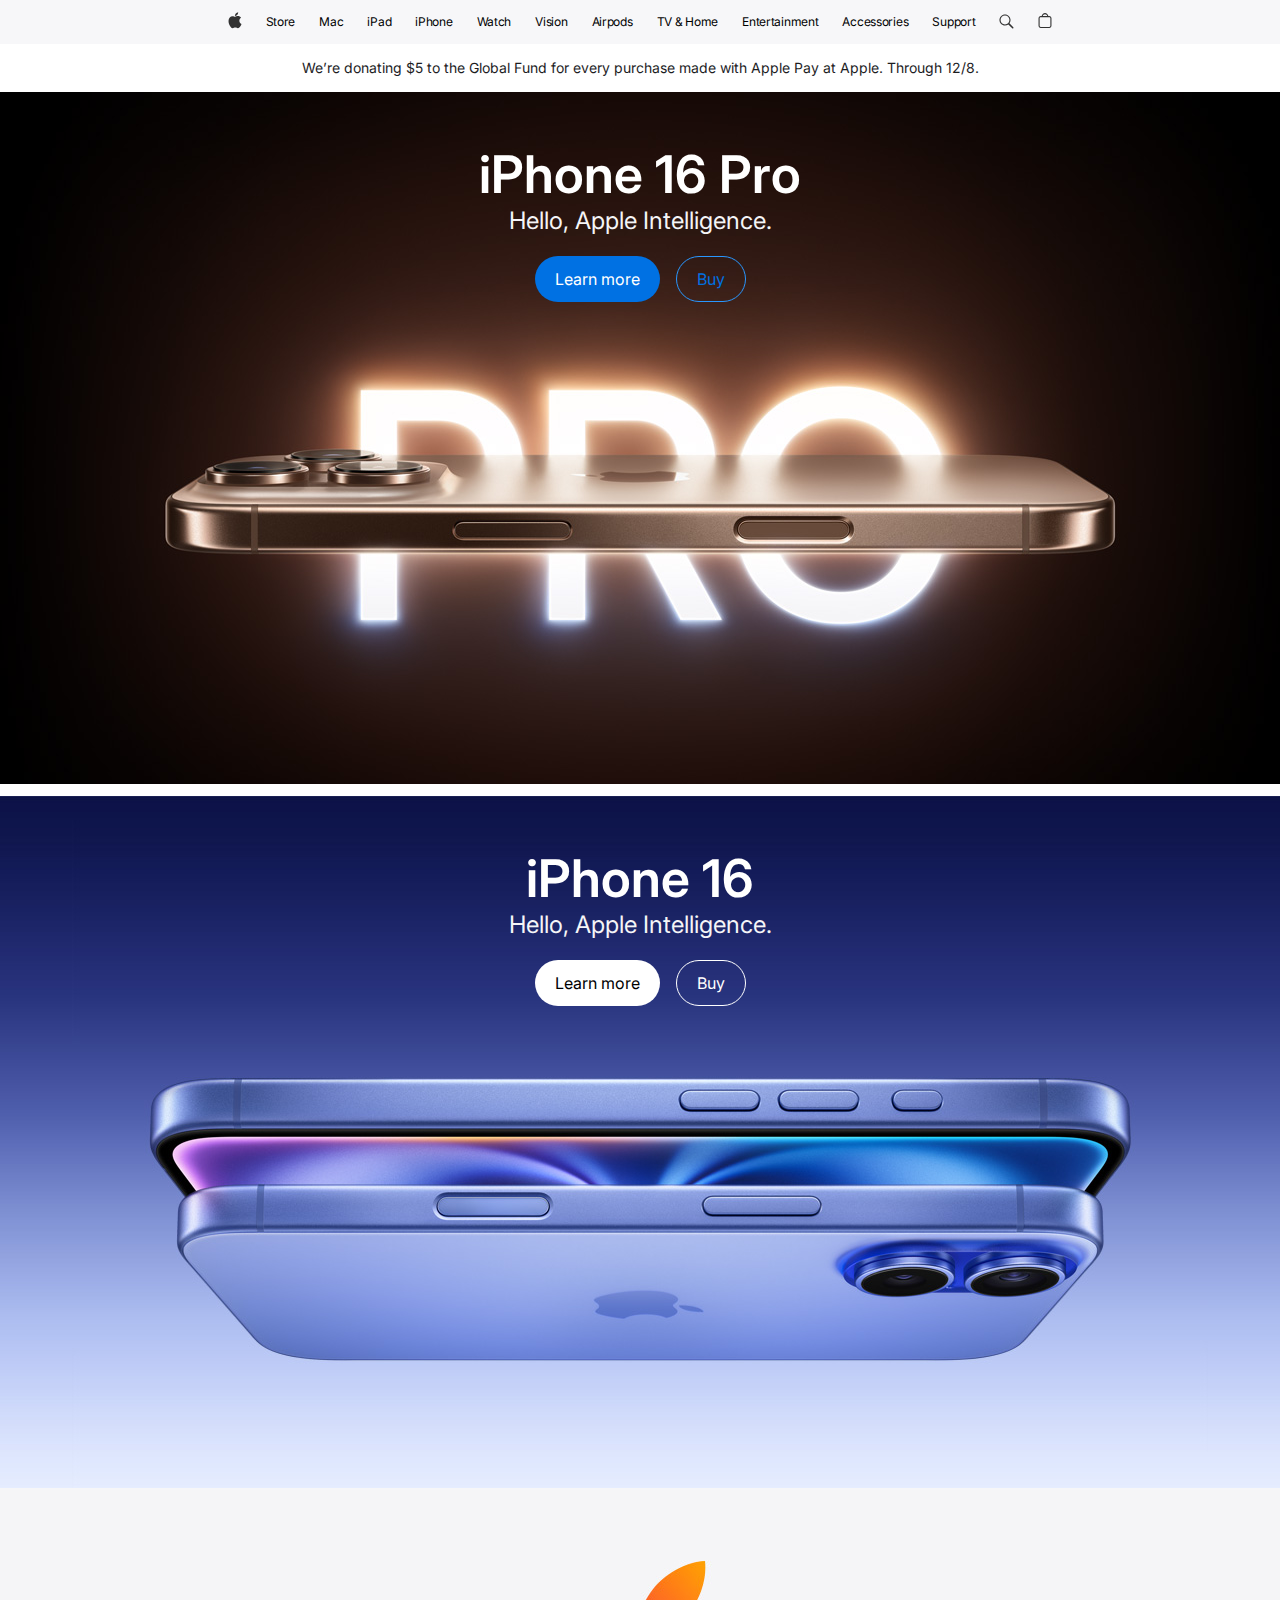
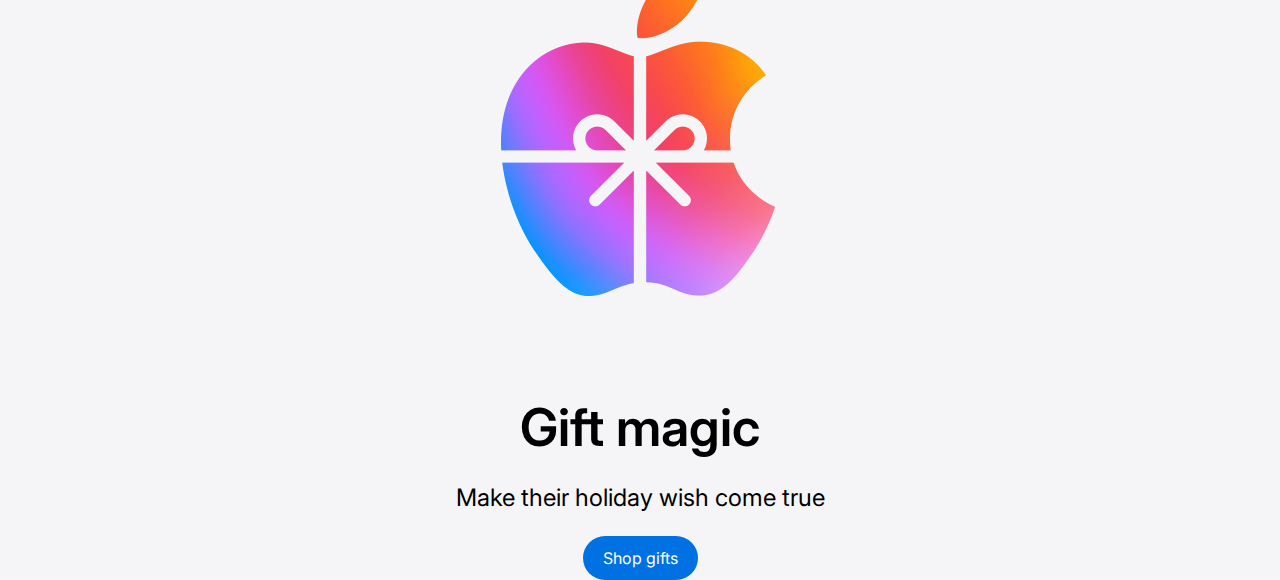
<file: index.html>
<!doctype html>
<html lang="en">
  <head>
    <meta charset="UTF-8" />
    <meta name="viewport" content="width=device-width, initial-scale=1.0" />
    <title>Document</title>
    <link rel="preconnect" href="https://fonts.googleapis.com" />
    <link rel="preconnect" href="https://fonts.gstatic.com" crossorigin />
    <link
      href="https://fonts.googleapis.com/css2?family=Inter:ital,opsz,wght@0,14..32,100..900;1,14..32,100..900&display=swap"
      rel="stylesheet"
    />
    <link rel="stylesheet" href="iphone.css" />
  </head>
  <body>
    <div class="section1">
      <div class="nav">
        <div class="apple"></div>
        <div class="nav-text">
          <p>Store</p>
          <p>Mac</p>
          <p>iPad</p>
          <p>iPhone</p>
          <p>Watch</p>
          <p>Vision</p>
          <p>Airpods</p>
          <p>TV & Home</p>
          <p>Entertainment</p>
          <p>Accessories</p>
          <p>Support</p>
        </div>
        <div class="nav-icons">
          <div class="search-but"></div>
          <div class="shop"></div>
          <div class="line2"></div>
        </div>
      </div>
      <div class="menu-text">
        <p>
          We’re donating $5 to the Global Fund for every purchase made with
          Apple Pay at Apple. Through 12/8.
        </p>
      </div>
      <div class="iphone-pro">
        <div class="img-text">
          <p class="i16">iPhone 16 Pro</p>
          <p class="ai">Hello, Apple Intelligence.</p>
          <div class="learn-buy">
            <div class="learn">Learn more</div>
            <div class="buy">Buy</div>
          </div>
        </div>
      </div>
    </div>
    <div class="section2">
      <div class="img-text low-height">
        <p class="i16">iPhone 16</p>
        <p class="ai">Hello, Apple Intelligence.</p>
        <div class="learn-buy">
          <div class="learn white">Learn more</div>
          <div class="buy white-border">Buy</div>
        </div>
      </div>
    </div>
    <div class="section3">
      <div class="img-text">
        <p class="gift">Gift magic</p>
        <p class="holiday">Make their holiday wish come true</p>
        <div class="learn">Shop gifts</div>
      </div>
    </div>
  </body>
</html>
</file>
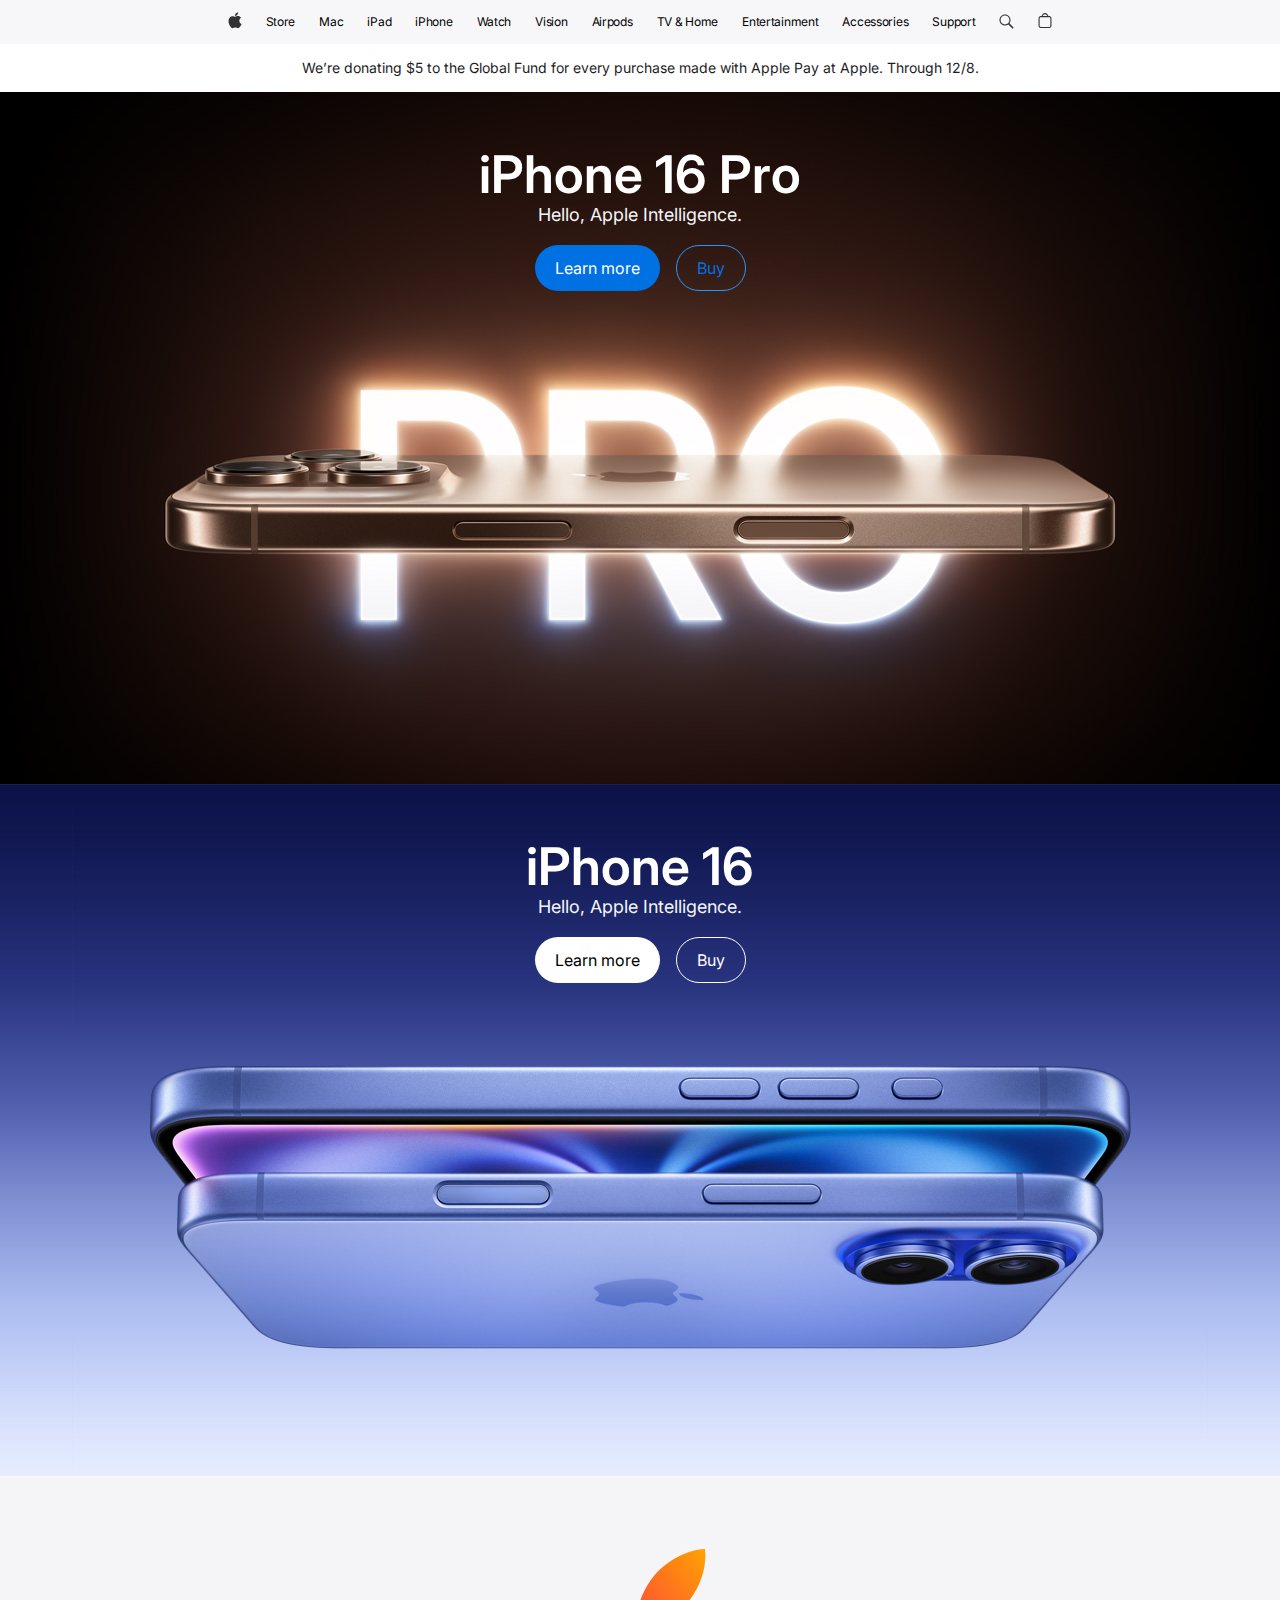
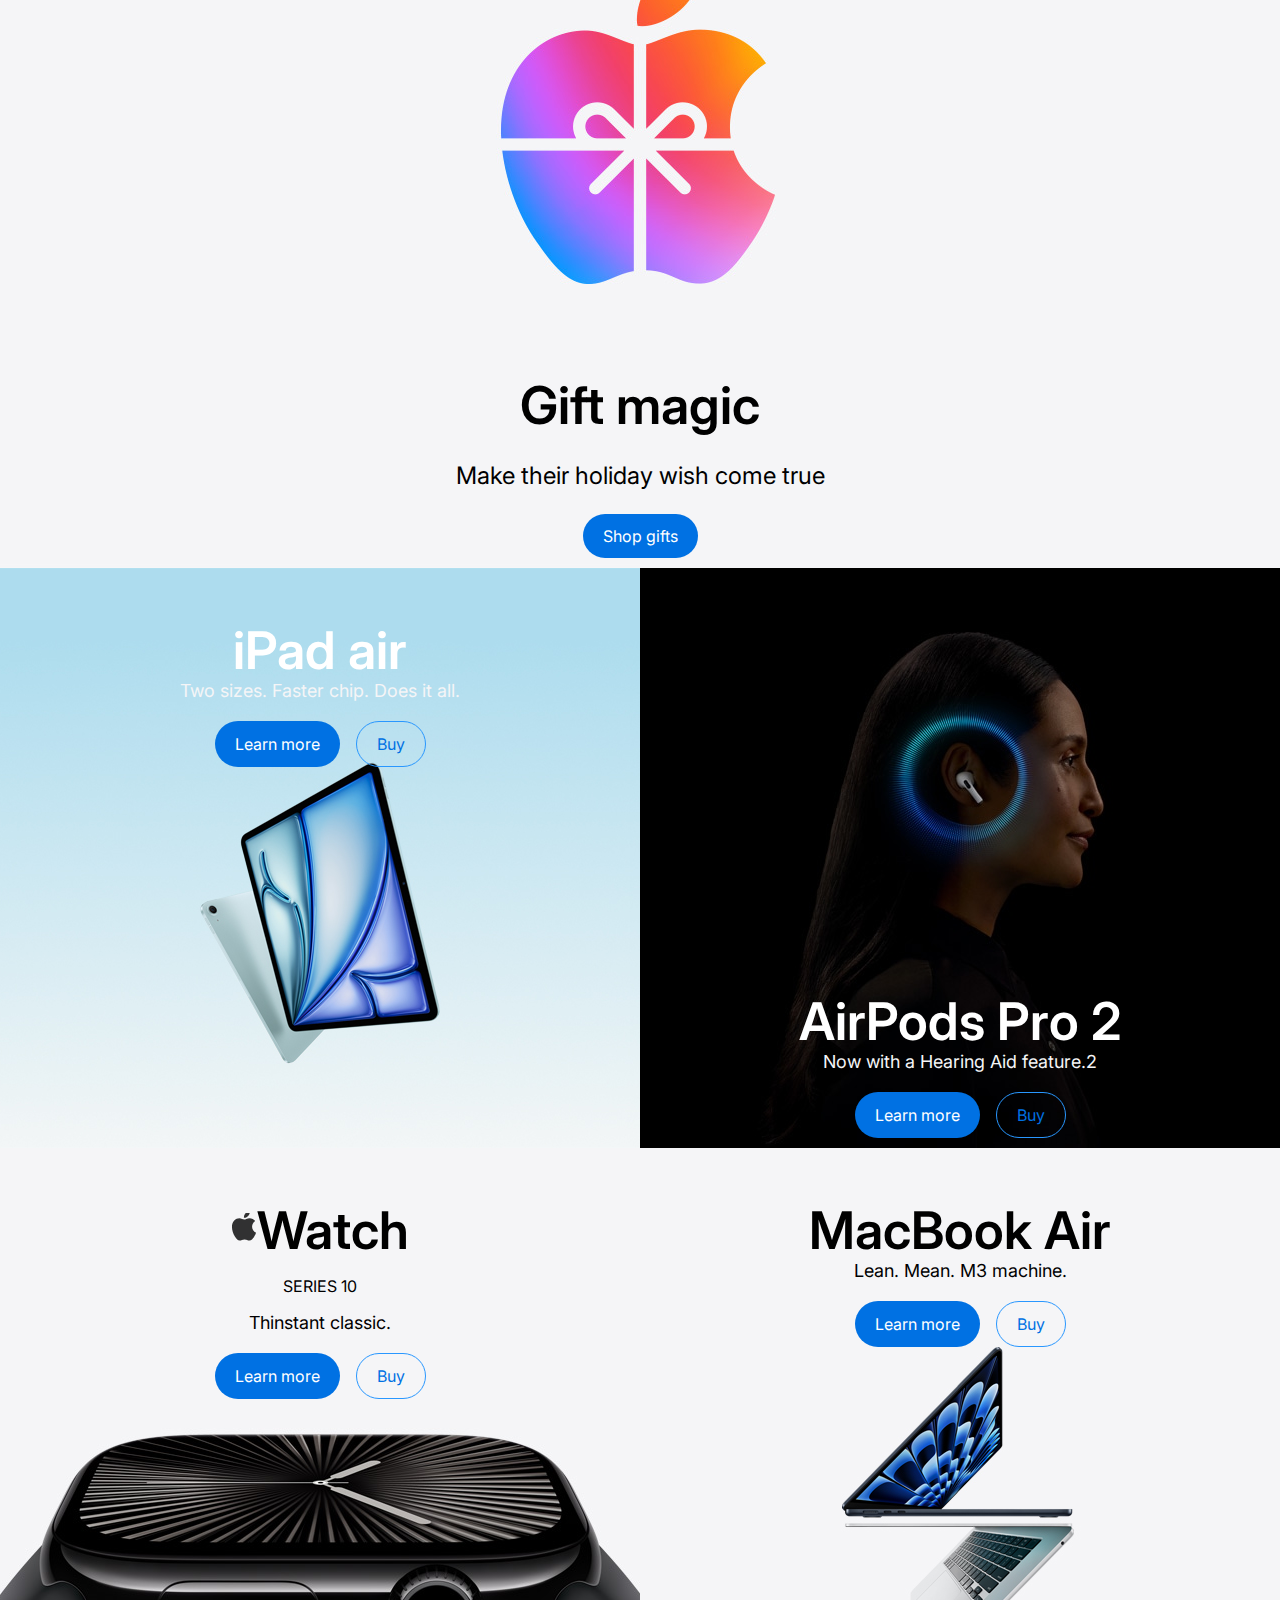
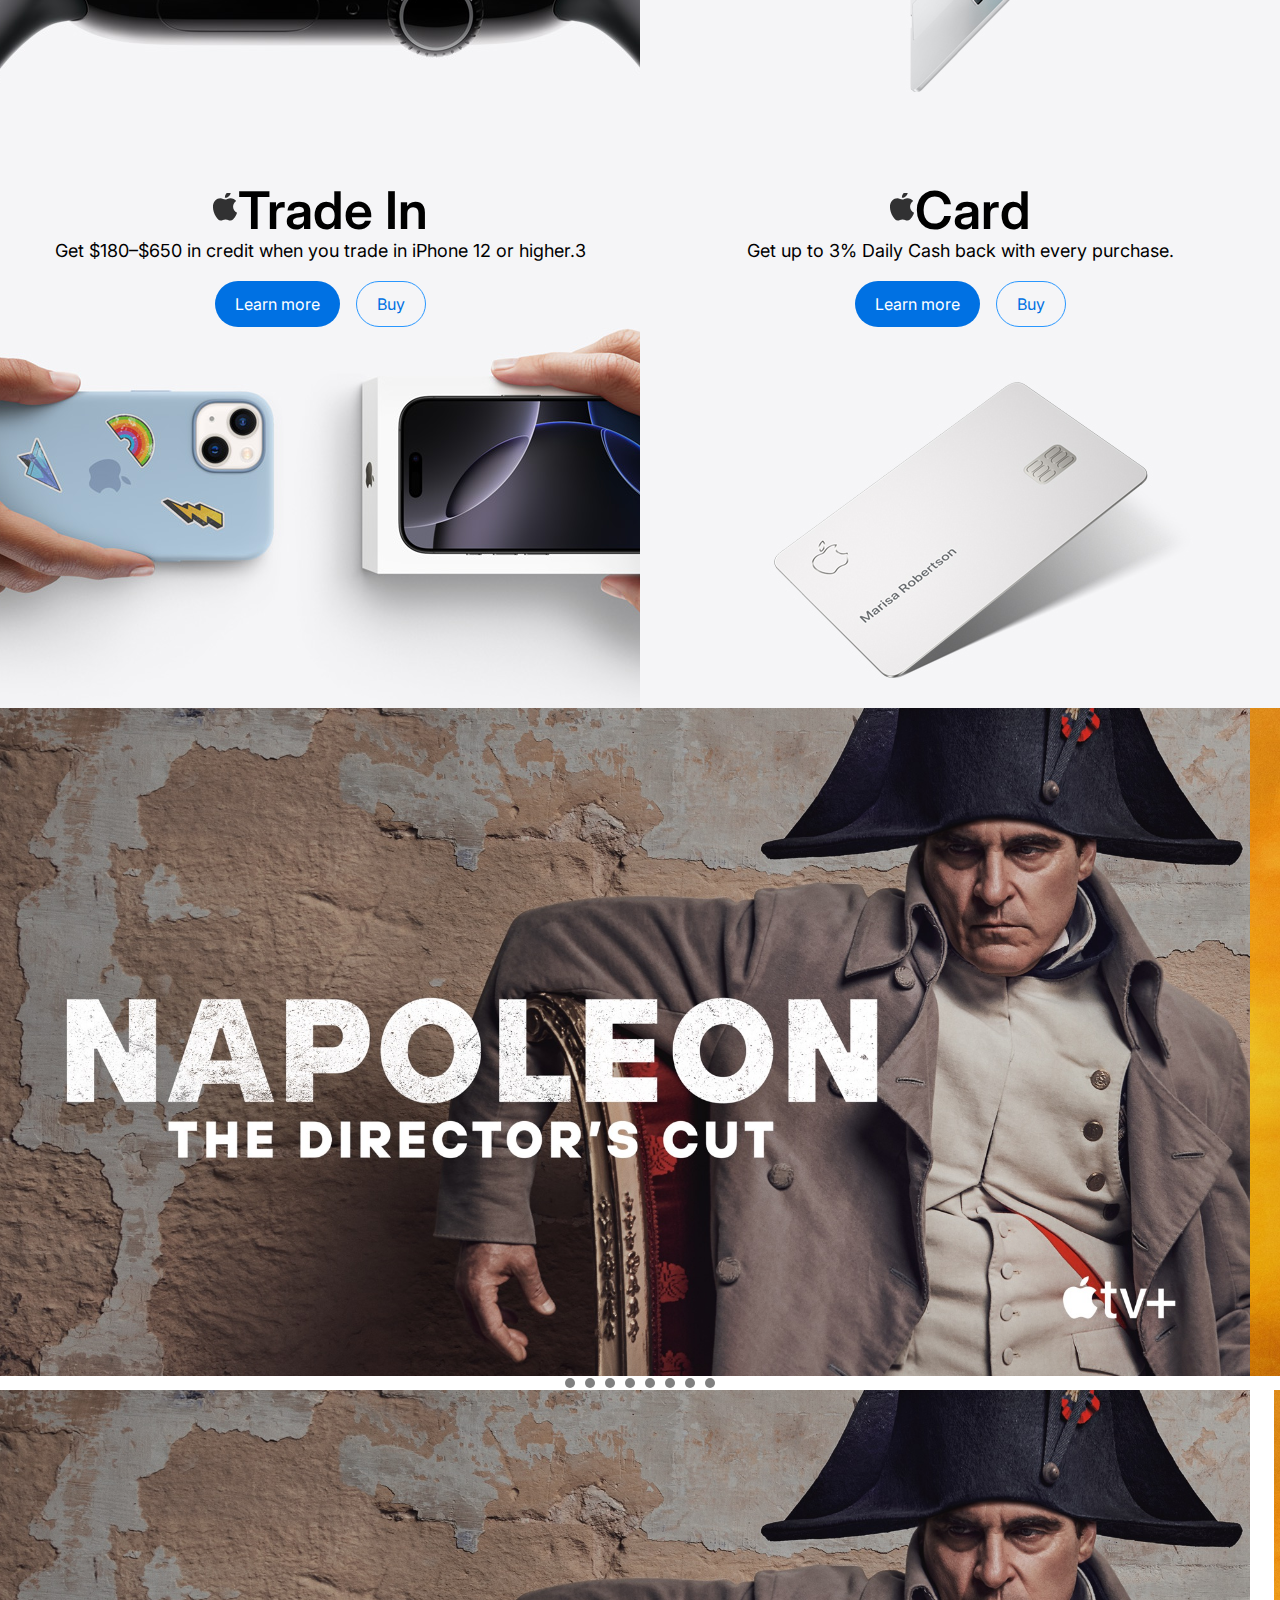
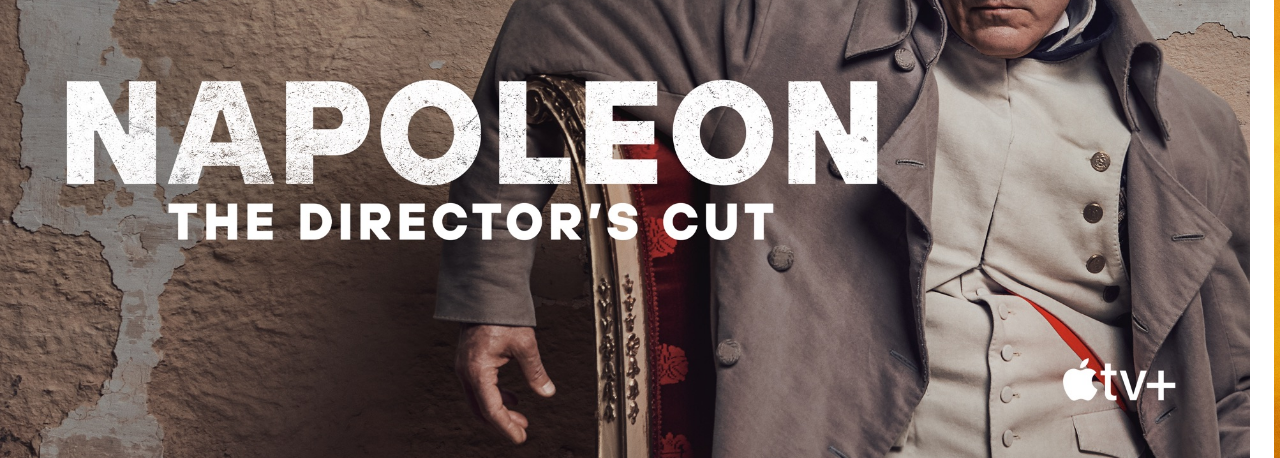
<file: tosol2/index.html>
<!doctype html>
<html lang="en">
  <head>
    <meta charset="UTF-8" />
    <meta name="viewport" content="width=device-width, initial-scale=1.0" />
    <title>Document</title>
    <link rel="preconnect" href="https://fonts.googleapis.com" />
    <link rel="preconnect" href="https://fonts.gstatic.com" crossorigin />
    <link
      href="https://fonts.googleapis.com/css2?family=Inter:ital,opsz,wght@0,14..32,100..900;1,14..32,100..900&display=swap"
      rel="stylesheet"
    />
    <link rel="stylesheet" href="iphone.css" />
  </head>
  <body>
    <div class="section1">
      <div class="nav">
        <div class="apple"></div>
        <div class="nav-text">
          <p>Store</p>
          <p>Mac</p>
          <p>iPad</p>
          <p>iPhone</p>
          <p>Watch</p>
          <p>Vision</p>
          <p>Airpods</p>
          <p>TV & Home</p>
          <p>Entertainment</p>
          <p>Accessories</p>
          <p>Support</p>
        </div>
        <div class="nav-icons">
          <div class="search-but"></div>
          <div class="shop"></div>
          <div class="line2"></div>
        </div>
      </div>
      <div class="menu-text">
        <p>
          We’re donating $5 to the Global Fund for every purchase made with
          Apple Pay at Apple. Through 12/8.
        </p>
      </div>
      <div class="iphone-pro">
        <div class="img-text">
          <p class="i16">iPhone 16 Pro</p>
          <p class="ai">Hello, Apple Intelligence.</p>
          <div class="learn-buy">
            <div class="learn">Learn more</div>
            <div class="buy">Buy</div>
          </div>
        </div>
      </div>
    </div>
    <div class="section2">
      <div class="img-text low-height">
        <p class="i16">iPhone 16</p>
        <p class="ai">Hello, Apple Intelligence.</p>
        <div class="learn-buy">
          <div class="learn white">Learn more</div>
          <div class="buy white-border">Buy</div>
        </div>
      </div>
    </div>
    <div class="section3">
      <div class="img-text">
        <p class="gift">Gift magic</p>
        <p class="holiday">Make their holiday wish come true</p>
        <div class="learn">Shop gifts</div>
      </div>
    </div>
    <div class="section4">
      <div class="ipadair">
        <div class="img-text low-height">
          <p class="i16">iPad air</p>
          <p class="ai">Two sizes. Faster chip. Does it all.</p>
          <div class="learn-buy">
            <div class="learn">Learn more</div>
            <div class="buy">Buy</div>
          </div>
        </div>
      </div>
      <div class="airpods">
        <div class="img-text">
          <p class="i16">AirPods Pro 2</p>
          <p class="ai">Now with a Hearing Aid feature.2</p>
          <div class="learn-buy">
            <div class="learn">Learn more</div>
            <div class="buy">Buy</div>
          </div>
        </div>
      </div>
    </div>
    <div class="section5">
      <div class="watch">
        <div class="img-text low-height">
          <div class="flex-center">
            <div class="big"></div>
            <p class="i16 black">Watch</p>
          </div>
          <p class="series black">SERIES 10</p>
          <p class="ai black">Thinstant classic.</p>
          <div class="learn-buy">
            <div class="learn">Learn more</div>
            <div class="buy">Buy</div>
          </div>
        </div>
      </div>
      <div class="macbook">
        <div class="img-text low-height">
          <p class="i16 black">MacBook Air</p>
          <p class="ai black">Lean. Mean. M3 machine.</p>
          <div class="learn-buy">
            <div class="learn">Learn more</div>
            <div class="buy">Buy</div>
          </div>
        </div>
      </div>
    </div>
    <div class="section6">
      <div class="trade">
        <div class="img-text low-height">
          <div class="flex-center">
            <div class="big"></div>
            <p class="i16 black">Trade In</p>
          </div>
          <p class="ai black">
            Get $180–$650 in credit when you trade in iPhone 12 or higher.3
          </p>
          <div class="learn-buy">
            <div class="learn">Learn more</div>
            <div class="buy">Buy</div>
          </div>
        </div>
      </div>
      <div class="card">
        <div class="img-text low-height">
          <div class="flex-center">
            <div class="big"></div>
            <p class="i16 black">Card</p>
          </div>
          <p class="ai black">
            Get up to 3% Daily Cash back with every purchase.
          </p>
          <div class="learn-buy">
            <div class="learn">Learn more</div>
            <div class="buy">Buy</div>
          </div>
        </div>
      </div>
    </div>
    <div class="section7">
      <div id="movie1" class="movie napo"></div>
      <div id="movie2" class="movie pachin"></div>
      <div id="movie3" class="movie pre"></div>
      <div id="movie4" class="movie lady"></div>
      <div id="movie5" class="movie sea"></div>
      <div id="movie6" class="movie ins"></div>
      <div id="movie7" class="movie base"></div>
      <div id="movie8" class="movie monkey"></div>
    </div>
    <div class="balls">
      <a href="#movie1">
        <div class="grey-ball"></div>
      </a>
      <a href="#movie2">
        <div class="grey-ball"></div>
      </a>
      <a href="#movie3">
        <div class="grey-ball"></div>
      </a>
      <a href="#movie4">
        <div class="grey-ball"></div>
      </a>
      <a href="#movie5">
        <div class="grey-ball"></div>
      </a>
      <a href="#movie6">
        <div class="grey-ball"></div>
      </a>
      <a href="#movie7">
        <div class="grey-ball"></div>
      </a>
      <a href="#movie8">
        <div class="grey-ball"></div>
      </a>
    </div>
    <div class="section8">
      <div class="scroll-track">
        <div id="movie1" class="movie napo"></div>
        <div id="movie2" class="movie pachin"></div>
        <div id="movie3" class="movie pre"></div>
        <div id="movie4" class="movie lady"></div>
        <div id="movie5" class="movie sea"></div>
        <div id="movie6" class="movie ins"></div>
        <div id="movie7" class="movie base"></div>
        <div id="movie8" class="movie monkey"></div>
      </div>
    </div>
  </body>
</html>
</file>
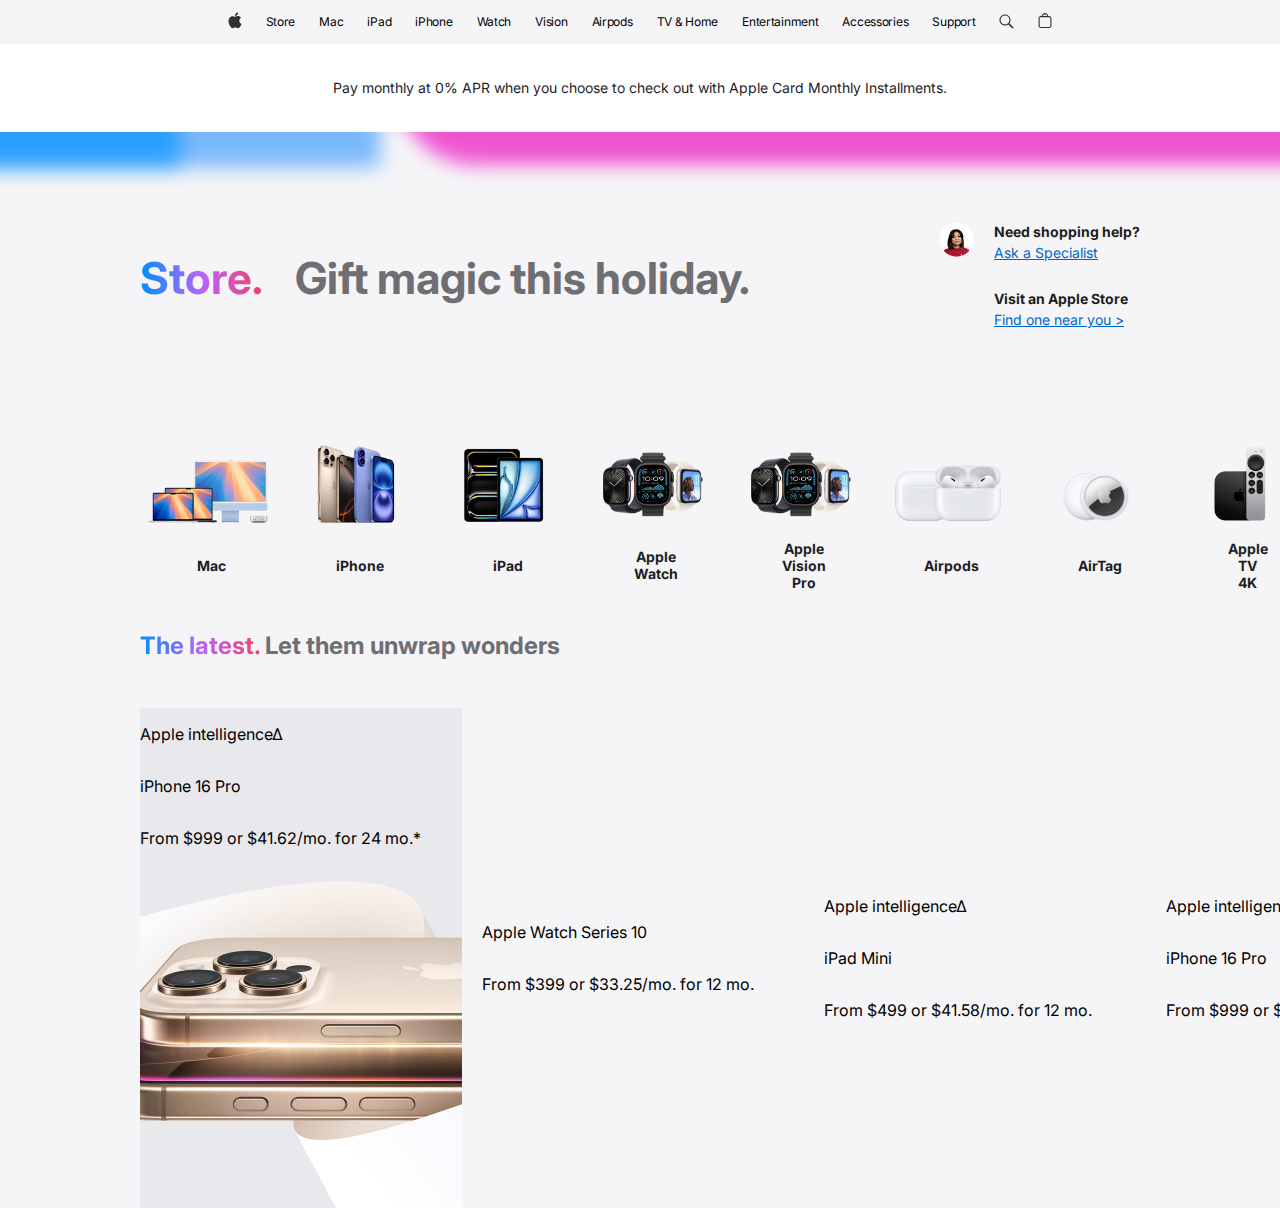
<file: tosol2/index2.html>
<!doctype html>
<html lang="en">
  <head>
    <meta charset="UTF-8" />
    <meta name="viewport" content="width=device-width, initial-scale=1.0" />
    <title>Document</title>
    <link rel="preconnect" href="https://fonts.googleapis.com" />
    <link rel="preconnect" href="https://fonts.gstatic.com" crossorigin />
    <link
      href="https://fonts.googleapis.com/css2?family=Inter:ital,opsz,wght@0,14..32,100..900;1,14..32,100..900&display=swap"
      rel="stylesheet"
    />
    <link rel="stylesheet" href="iphone2.css" />
  </head>
  <body>
    <div class="section1">
      <div class="nav">
        <div class="apple"></div>
        <div class="nav-text">
          <p>Store</p>
          <p>Mac</p>
          <p>iPad</p>
          <p>iPhone</p>
          <p>Watch</p>
          <p>Vision</p>
          <p>Airpods</p>
          <p>TV & Home</p>
          <p>Entertainment</p>
          <p>Accessories</p>
          <p>Support</p>
        </div>
        <div class="nav-icons">
          <div class="search-but"></div>
          <div class="shop"></div>
          <div class="line2"></div>
        </div>
      </div>
      <div class="menu-text">
        <p>
          Pay monthly at 0% APR when you choose to check out with Apple Card
          Monthly Installments.
        </p>
      </div>
      <div class="back-blur">
        <div class="back-blur1"></div>
        <div class="back-blur2"></div>
        <div class="back-blur3"></div>
        <div class="back-blur4"></div>
        <div class="back-blur5"></div>
      </div>
      <div class="help">
        <div class="store-gift">
          <div class="stor-gif">
            <p class="store">Store.</p>
            <p class="gift">Gift magic this holiday.</p>
          </div>
          <div class="shopping-help">
            <div class="storechat"></div>
            <div>
              <div class="need">
                <p class="nee">Need shopping help?</p>
                <p class="ask">Ask a Specialist</p>
              </div>
              <div class="visit">
                <p class="visi">Visit an Apple Store</p>
                <p class="find">Find one near you ></p>
              </div>
            </div>
          </div>
        </div>
      </div>
      <div class="product-list">
        <div class="list-item">
          <div class="mac"></div>
          <p class="text">Mac</p>
        </div>
        <div class="list-item">
          <div class="iphone"></div>
          <p class="text">iPhone</p>
        </div>
        <div class="list-item">
          <div class="ipad"></div>
          <p class="text">iPad</p>
        </div>
        <div class="list-item">
          <div class="applewatch"></div>
          <p class="text">Apple Watch</p>
        </div>
        <div class="list-item">
          <div class="applevision"></div>
          <p class="text">Apple Vision Pro</p>
        </div>
        <div class="list-item">
          <div class="airpods"></div>
          <p class="text">Airpods</p>
        </div>
        <div class="list-item">
          <div class="airtag"></div>
          <p class="text">AirTag</p>
        </div>
        <div class="list-item">
          <div class="appletv"></div>
          <p class="text">Apple TV 4K</p>
        </div>
        <div class="list-item">
          <div class="homepod"></div>
          <p class="text">Homepod</p>
        </div>
        <div class="list-item">
          <div class="accessories"></div>
          <p class="text">Accessories</p>
        </div>
        <div class="list-item">
          <div class="applegift"></div>
          <p class="text">Apple Gift Card</p>
        </div>
      </div>
    </div>
    <div class="section2">
      <div class="section-title">
        <p class="latest">The latest.</p>
        <p class="let">Let them unwrap wonders</p>
      </div>
      <div class="section2-items">
        <div class="storecard-iphone">
          <div class="storecard-text">
            <p>Apple intelligence∆</p>
            <p>iPhone 16 Pro</p>
            <p>From $999 or $41.62/mo. for 24 mo.*</p>
          </div>
        </div>
        <div class="storecard-watch">
          <div class="storecard-text">
            <p>Apple Watch Series 10</p>
            <p>From $399 or $33.25/mo. for 12 mo.</p>
          </div>
        </div>
        <div class="storecard-ipadmini">
          <div class="storecard-text">
            <p>Apple intelligence∆</p>
            <p>iPad Mini</p>
            <p>From $499 or $41.58/mo. for 12 mo.</p>
          </div>
        </div>
        <div class="storecard-macbook">
          <div class="storecard-text">
            <p>Apple intelligence∆</p>
            <p>iPhone 16 Pro</p>
            <p>From $999 or $41.62/mo. for 24 mo.*</p>
          </div>
        </div>
      </div>
    </div>
  </body>
</html>
</file>
<file: iphone.css>
body {
  margin: 0;
  font-family: Inter;
}
.section1 {
  margin-bottom: 12px;
}
.nav {
  display: flex;
  height: 44px;
  justify-content: center;
  align-items: center;
  gap: 24px;
  background: rgba(245, 245, 247, 0.8);
}
.apple {
  background-image: url(./image/apple-logo.svg);
  width: 14px;
  height: 44px;
}
.nav-text {
  display: flex;
  justify-content: center;
  align-items: center;
  gap: 24px;
  font-size: 12px;
  font-weight: 400;
  font-family: Inter;
  line-height: 60px;
  letter-spacing: -0.28px;
}
.nav-icons {
  display: flex;
  justify-content: center;
  align-items: center;
  gap: 24px;
}
.search-but {
  background-image: url(./image/search-but.svg);
  width: 15px;
  height: 44px;
}
.shop {
  background-image: url(./image/shop.svg);
  width: 14px;
  height: 44px;
}
.line2 {
  background-image: url(./image/2line.svg);
  width: 18px;
  height: 18px;
  display: none;
}
.menu-text {
  color: #1d1d1f;
  text-align: center;

  font-family: Inter;
  font-size: 14px;
  font-weight: 400;
  line-height: 20px;
}
.iphone-pro {
  background-image: url(./image/applepro16.jpg);
  background-size: cover;
  background-position: center;
  background-repeat: no-repeat;
  width: 100%;
  height: 692px;
}
.img-text {
  display: flex;

  flex-direction: column;
  align-items: center;

  color: white;
  justify-content: center;
}
.i16 {
  display: flex;
  flex-direction: column;
  height: 60px;
  justify-content: center;
  align-self: stretch;
  text-align: center;
  font-size: 52px;
  font-weight: 600;
  margin-bottom: 0;
}
.ai {
  display: flex;
  flex-direction: column;
  height: 32px;
  justify-content: center;
  align-self: stretch;
  text-align: center;
  font-size: 24px;
  font-weight: 400;
  color: rgba(245, 245, 247, 1);
  margin: 0;
}
.learn-buy {
  display: flex;
  flex-direction: row;
  gap: 16px;
  margin-top: 20px;
  font-size: 16px;
  font-weight: 400;
  font-family: Inter;
}
.learn {
  display: flex;
  padding: 12px 20px;
  justify-content: center;
  align-items: center;
  gap: 10px;
  border-radius: 999px;
  background: #0071e3;
}
.buy {
  display: flex;
  padding: 12px 20px;
  justify-content: center;
  align-items: center;
  gap: 10px;
  border-radius: 999px;
  border: 1px solid #2997ff;
  color: #0071e3;
}
.section2 {
  background-image: url(./image/iphone16.jpg);
  background-position: center;
  height: 692px;
}
.white {
  border-radius: 999px;
  background: #fff;
  color: black;
}
.white-border {
  border: 1px solid #fff;
  color: #fff;
}
.section3 {
  background-image: url(./image/giftapplelogo.jpg);
  background-position: center;
  height: 692px;
  display: flex;
  align-items: flex-end;
  justify-content: center;
}
.gift {
  color: black;
  font-size: 52px;
  font-weight: 600;
  text-align: center;
  margin: 0;
}
.holiday {
  color: black;
  font-size: 24px;
  font-weight: 400;
  text-align: center;
}

@media (max-width: 768px) {
  .nav {
    justify-content: space-between;
  }
  .apple {
    margin-left: 5px;
  }
  .nav-icons {
    justify-content: flex-end;
    margin-right: 5px;
  }
  .nav-text {
    display: none;
  }

  .line2 {
    display: block;
  }
  .menu-text {
    align-self: stretch;
  }
  .iphone-pro {
    background-image: url(./image/applepro16mid.jpg);
    width: 100%;
    height: 650px;
  }
  .section2 {
    background-image: url(./image/iphone16mid.jpg);
    width: 100%;
    height: 650px;
  }
}
@media (max-width: 390px) {
  .nav {
    justify-content: space-between;
  }
  .apple {
    margin-left: 5px;
  }
  .nav-icons {
    justify-content: flex-end;
    margin-right: 5px;
  }
  .nav-text {
    display: none;
  }

  .line2 {
    display: block;
  }
  .menu-text {
    align-self: stretch;
  }
  .iphone-pro {
    background-image: url(./image/applepro16small.jpg);
    width: 100%;
    height: 500px;
  }
  .img-text {
    height: 460px;
    justify-content: flex-end;
  }
  .low-height {
    justify-content: flex-start;
  }
  .i16 {
    font-size: 30px;
  }
  .ai {
    font-size: 18px;
  }
  .section2 {
    background-image: url(./image/iphone16small.jpg);
    width: 100%;
    height: 500px;
  }
}
</file>
<file: tosol2/iphone.css>
body {
  margin: 0;
  font-family: Inter;
}
.nav {
  display: flex;
  height: 44px;
  justify-content: center;
  align-items: center;
  gap: 24px;
  background: rgba(245, 245, 247, 0.8);
}
.apple {
  background-image: url(./image/apple-logo.svg);
  width: 14px;
  height: 44px;
}
.nav-text {
  display: flex;
  justify-content: center;
  align-items: center;
  gap: 24px;
  font-size: 12px;
  font-weight: 400;
  font-family: Inter;
  line-height: 60px;
  letter-spacing: -0.28px;
}
.nav-icons {
  display: flex;
  justify-content: center;
  align-items: center;
  gap: 24px;
}
.search-but {
  background-image: url(./image/search-but.svg);
  width: 15px;
  height: 44px;
}
.shop {
  background-image: url(./image/shop.svg);
  width: 14px;
  height: 44px;
}
.line2 {
  background-image: url(./image/2line.svg);
  width: 18px;
  height: 18px;
  display: none;
}
.menu-text {
  color: #1d1d1f;
  text-align: center;

  font-family: Inter;
  font-size: 14px;
  font-weight: 400;
  line-height: 20px;
}
.iphone-pro {
  background-image: url(./image/applepro16.jpg);
  background-size: cover;
  background-position: center;
  background-repeat: no-repeat;
  width: 100%;
  height: 692px;
}
.img-text {
  display: flex;
  margin-bottom: 10px;
  flex-direction: column;
  align-items: center;

  color: white;
  justify-content: center;
}
.i16 {
  display: flex;
  flex-direction: column;
  height: 60px;
  justify-content: center;
  align-self: stretch;
  text-align: center;
  font-size: 52px;
  font-weight: 600;
  margin-bottom: 0;
}
.ai {
  display: flex;
  flex-direction: column;

  justify-content: center;
  align-self: stretch;
  text-align: center;
  font-size: 18px;
  font-weight: 400;
  color: rgba(245, 245, 247, 1);
  margin: 0;
}
.learn-buy {
  display: flex;
  flex-direction: row;
  gap: 16px;
  margin-top: 20px;
  font-size: 16px;
  font-weight: 400;
  font-family: Inter;
}
.learn {
  display: flex;
  padding: 12px 20px;
  justify-content: center;
  align-items: center;
  gap: 10px;
  border-radius: 999px;
  background: #0071e3;
}
.buy {
  display: flex;
  padding: 12px 20px;
  justify-content: center;
  align-items: center;
  gap: 10px;
  border-radius: 999px;
  border: 1px solid #2997ff;
  color: #0071e3;
}
.section2 {
  background-image: url(./image/iphone16.jpg);
  background-position: center;
  height: 692px;
}
.white {
  border-radius: 999px;
  background: #fff;
  color: black;
}
.white-border {
  border: 1px solid #fff;
  color: #fff;
}
.section3 {
  background-image: url(./image/giftapplelogo.jpg);
  background-position: center;
  height: 692px;
  display: flex;
  align-items: flex-end;
  justify-content: center;
}
.gift {
  color: black;
  font-size: 52px;
  font-weight: 600;
  text-align: center;
  margin: 0;
}
.holiday {
  color: black;
  font-size: 24px;
  font-weight: 400;
  text-align: center;
}
.section4 {
  display: flex;
}
.ipadair {
  background-image: url(./image/ipadair.jpg);
  background-position: center;
  width: 50%;
  height: 580px;
}
.airpods {
  background-image: url(./image/airpods.jpg);
  background-position: center;
  width: 50%;
  height: 580px;
  display: flex;
  align-items: flex-end;
  justify-content: center;
}
.section5 {
  display: flex;
}
.watch {
  background-image: url(./image/watch.jpg);
  background-position: center;
  width: 50%;
  height: 580px;
}
.macbook {
  background-image: url(./image/macbook.jpg);
  background-position: center;
  width: 50%;
  height: 580px;
}
.black {
  color: black;
}
.flex-center {
  display: flex;
  align-items: center;
  justify-content: center;
}
.big {
  background-image: url(./image/apple-logo.svg);
  background-size: cover;
  background-position: center;
  height: 32px;
  width: 26px;
  margin-top: 50px;
}
.section6 {
  display: flex;
}
.trade {
  background-image: url(./image/trade.jpg);
  background-position: center;
  width: 50%;
  height: 580px;
}
.card {
  background-image: url(./image/card.jpg);
  background-position: center;
  width: 50%;
  height: 580px;
}
.section7 {
  display: flex;
  overflow: scroll;
  width: 100%;
  scroll-snap-type: x mandatory;
  scroll-behavior: smooth;
}
.napo {
  background-image: url(./image/napoleon.jpg);
  background-size: cover;
  background-position: center;
  min-width: 1250px;
  height: 668px;
  scroll-snap-align: center;
}
.pachin {
  background-image: url(./image/pachinko.jpg);
  background-size: cover;
  background-position: center;
  min-width: 1250px;
  height: 668px;
  scroll-snap-align: center;
}
.pre {
  background-image: url(./image/pressumed-innocent.jpg);
  background-size: cover;
  background-position: center;
  min-width: 1250px;
  height: 668px;
  scroll-snap-align: center;
}
.lady {
  background-image: url(./image/lady-in-the-lake.jpg);
  background-size: cover;
  background-position: center;
  min-width: 1250px;
  height: 668px;
  scroll-snap-align: center;
}
.sea {
  background-image: url(./image/season-pass.jpg);
  background-size: cover;
  background-position: center;
  min-width: 1250px;
  height: 668px;
  scroll-snap-align: center;
}
.ins {
  background-image: url(./image/instigators.jpg);
  background-size: cover;
  background-position: center;
  min-width: 1250px;
  height: 668px;
  scroll-snap-align: center;
}
.base {
  background-image: url(./image/baseball.jpg);
  background-size: cover;
  background-position: center;
  min-width: 1250px;
  height: 668px;
  scroll-snap-align: center;
}
.monkey {
  background-image: url(./image/bad-monkey.jpg);
  background-size: cover;
  background-position: center;
  min-width: 1250px;
  height: 668px;
  scroll-snap-align: center;
}
.balls {
  display: flex;
  justify-content: center;
  align-items: center;
  gap: 10px;
  margin: 2px;
}
.grey-ball {
  background-color: grey;
  width: 10px;
  height: 10px;
  border-radius: 100%;
}
.grey-ball:hover {
  background-color: black;
}
.section8 {
  display: flex;
  overflow: scroll;
  width: 100%;
  scroll-snap-type: x mandatory;
  scroll-behavior: smooth;
}
.scroll-track {
  display: flex;
  gap: 24px;
  animation: s 40s linear infinite;
}
@keyframes s {
  0% {
    transform: translateX(0);
  }
  100% {
    transform: translateX(-50%);
  }
}
@media (max-width: 768px) {
  .nav {
    justify-content: space-between;
  }
  .apple {
    margin-left: 5px;
  }
  .nav-icons {
    justify-content: flex-end;
    margin-right: 5px;
  }
  .nav-text {
    display: none;
  }

  .line2 {
    display: block;
  }
  .menu-text {
    align-self: stretch;
  }
  .iphone-pro {
    background-image: url(./image/applepro16mid.jpg);
    width: 100%;
    height: 650px;
  }
  .section2 {
    background-image: url(./image/iphone16mid.jpg);
    width: 100%;
    height: 650px;
  }
  .section3 {
    width: 100%;
    height: 650px;
  }
  .ipadair {
    width: 50%;
    height: 490px;
  }

  .i16 {
    font-size: 30px;
  }
  .ai {
    font-size: 18px;
  }
  .airpods {
    width: 50%;
    height: 490px;
  }
  .watch {
    background-image: url(./image/watchmid.jpg);
    width: 50%;
    height: 490px;
  }
  .macbook {
    background-image: url(./image/macbookmid.jpg);
    width: 50%;
    height: 490px;
  }
  .trade {
    background-image: url(./image/trademid.jpg);
    width: 50%;
    height: 490px;
  }
  .card {
    background-size: cover;
    width: 50%;
    height: 490px;
  }
  .movie {
    min-width: 689px;
    height: 368px;
  }
}
@media (max-width: 390px) {
  .nav {
    justify-content: space-between;
  }
  .apple {
    margin-left: 5px;
  }
  .nav-icons {
    justify-content: flex-end;
    margin-right: 5px;
  }
  .nav-text {
    display: none;
  }

  .line2 {
    display: block;
  }
  .menu-text {
    align-self: stretch;
  }
  .iphone-pro {
    background-image: url(./image/applepro16small.jpg);
    width: 100%;
    height: 500px;
  }
  .img-text {
    height: 460px;
    justify-content: flex-end;
  }
  .low-height {
    justify-content: flex-start;
  }
  .i16 {
    font-size: 30px;
  }
  .ai {
    font-size: 18px;
  }
  .section2 {
    background-image: url(./image/iphone16small.jpg);

    width: 100%;
    height: 500px;
  }
  .section3 {
    width: 100%;
    height: 500px;
  }
  .gift {
    font-size: 30px;
  }
  .holiday {
    font-size: 18px;
  }
  .section4 {
    flex-direction: column;
    width: 780px;
  }

  .section5 {
    flex-direction: column;
    width: 780px;
  }
  .watch {
    display: flex;
    justify-content: center;
    align-items: flex-start;
  }
  .section6 {
    flex-direction: column;
    width: 780px;
  }
  .napo {
    background-image: url(./image/movie1.jpg);
    background-position: center;
    background-size: contain;
    background-repeat: no-repeat;
    min-width: 274px;
    height: 495px;
  }
  .pachin {
    background-image: url(./image/movie2.jpg);
    background-position: center;
    background-size: contain;
    background-repeat: no-repeat;
    min-width: 274px;
    height: 495px;
  }
  .pre {
    background-image: url(./image/movie3.jpg);
    background-position: center;
    background-size: contain;
    background-repeat: no-repeat;
    min-width: 274px;
    height: 495px;
  }
  .lady {
    background-image: url(./image/movie4.jpg);
    background-position: center;
    background-size: contain;
    background-repeat: no-repeat;
    min-width: 274px;
    height: 495px;
  }
  .sea {
    background-image: url(./image/movie5.jpg);
    background-position: center;
    background-size: contain;
    background-repeat: no-repeat;
    min-width: 274px;
    height: 495px;
  }
  .ins {
    background-image: url(./image/movie6.jpg);
    background-position: center;
    background-size: contain;
    background-repeat: no-repeat;
    min-width: 274px;
    height: 495px;
  }
  .base {
    background-image: url(./image/movie7.jpg);
    background-position: center;
    background-size: contain;
    background-repeat: no-repeat;
    min-width: 274px;
    height: 495px;
  }
  .monkey {
    background-image: url(./image/movie8.jpg);
    background-position: center;
    background-size: contain;
    background-repeat: no-repeat;
    min-width: 274px;
    height: 495px;
  }
}
</file>
<file: tosol2/iphone2.css>
body {
  margin: 0;
  font-family: Inter;
  background-color: #f5f5f7;
}
.nav {
  display: flex;
  height: 44px;
  justify-content: center;
  align-items: center;
  gap: 24px;
  background: rgba(245, 245, 247, 0.8);
}
.apple {
  background-image: url(./image/apple-logo.svg);
  width: 14px;
  height: 44px;
}
.nav-text {
  display: flex;
  justify-content: center;
  align-items: center;
  gap: 24px;
  font-size: 12px;
  font-weight: 400;
  font-family: Inter;
  line-height: 60px;
  letter-spacing: -0.28px;
}
.nav-icons {
  display: flex;
  justify-content: center;
  align-items: center;
  gap: 24px;
}
.search-but {
  background-image: url(./image/search-but.svg);
  width: 15px;
  height: 44px;
}
.shop {
  background-image: url(./image/shop.svg);
  width: 14px;
  height: 44px;
}
.line2 {
  background-image: url(./image/2line.svg);
  width: 18px;
  height: 18px;
  display: none;
}
.menu-text {
  color: #1d1d1f;
  text-align: center;
  background-color: white;
  font-family: Inter;
  font-size: 14px;
  font-weight: 400;
  line-height: 20px;
  position: relative;
  padding: 20px;
}
.back-blur {
  width: 100%;
  height: 75px;
  background: #f5f5f7;
  display: flex;
  align-items: flex-start;
  contain: content;
}
.back-blur1 {
  border-radius: 204.5px;
  background: #fd8c1f;
  filter: blur(10px);
  width: 768px;
  height: 50px;
  position: absolute;
  left: 1520px;
  bottom: 40px;
}
.back-blur2 {
  width: 1728px;
  height: 150px;
  border-radius: 469.5px;
  opacity: 0.5;
  background: #e44cbb;
  filter: blur(10px);
  position: absolute;
  left: 400px;
  bottom: 45px;
  z-index: 1;
}
.back-blur3 {
  width: 1296px;
  height: 150px;
  border-radius: 361.5px;
  background: #f55be4;
  filter: blur(10px);
  position: absolute;
  left: 400px;
  bottom: 45px;
}
.back-blur4 {
  width: 1152px;
  height: 75px;
  background-color: rgb(0, 123, 255);

  opacity: 0.5;
  filter: blur(10px);
  position: absolute;
  right: 900px;
  bottom: 40px;
  z-index: 2;
}
.back-blur5 {
  width: 1152px;
  height: 75px;
  background-color: rgb(88, 194, 255);

  opacity: 1;
  filter: blur(10px);
  position: absolute;
  right: 1100px;
  bottom: 40px;
  z-index: 1;
}
.help {
  margin-bottom: 80px;
}
.store-gift {
  display: flex;
  padding: 0 140px;
  justify-content: space-between;
  align-items: flex-start;
  align-self: stretch;
  gap: 32px;
}
.stor-gif {
  display: flex;
  flex-direction: row;
  gap: 32px;
}
.store {
  font-family: Inter;
  font-size: 44px;
  font-style: normal;
  font-weight: 700;
  background: linear-gradient(90deg, #0090f7 0%, #ba62fc 50%, #f2416b 100%);
  background-clip: text;
  -webkit-text-fill-color: transparent;
}
.gift {
  color: #6e6e73;
  font-family: Inter;
  font-size: 44px;
  font-style: normal;
  font-weight: 700;
}
.shopping-help {
  display: flex;
  align-items: flex-start;
  gap: 20px;
}
.storechat {
  background-image: url(./image/storechat.jpg);
  background-position: center;
  background-size: cover;
  min-width: 35px;
  height: 35px;
  margin-top: 15px;
}
.need {
  display: flex;
  flex-direction: column;
  align-items: flex-start;
  gap: 4px;
}
.nee {
  display: flex;
  height: 20px;
  flex-direction: column;
  justify-content: center;
  align-self: stretch;
  color: #1d1d1f;
  font-family: Inter;
  font-size: 14px;
  font-style: normal;
  font-weight: 700;
}
.ask {
  display: flex;
  width: 125px;
  height: 16px;
  flex-direction: column;
  justify-content: center;
  color: #06c;
  font-family: Inter;
  font-size: 14px;
  font-style: normal;
  font-weight: 400;
  text-decoration-line: underline;
  margin-top: -15px;
}
.visit {
  display: flex;
  flex-direction: column;
  align-items: flex-start;
  gap: 4px;
}
.visi {
  color: #1d1d1f;
  font-family: Inter;
  font-size: 14px;
  font-style: normal;
  font-weight: 700;
  display: flex;
  height: 20px;
  flex-direction: column;
  justify-content: center;
}
.find {
  color: #06c;
  font-family: Inter;
  font-size: 14px;
  font-style: normal;
  font-weight: 400;
  text-decoration-line: underline;
  margin-top: -15px;
}
.product-list {
  display: flex;
  padding: 0 140px;
  align-items: center;
  gap: 12px;
}
.list-item {
  display: flex;
  width: 136px;
  padding: 16px 8px;
  flex-direction: column;
  align-items: flex-start;
  gap: 16px;
}
.mac {
  background-image: url(./image/mac.png);
  background-position: center;
  background-size: contain;
  background-repeat: no-repeat;
  height: 78px;
  align-self: stretch;
}
.iphone {
  background-image: url(./image/iphone.png);
  background-position: center;
  background-size: contain;
  background-repeat: no-repeat;
  height: 78px;
  align-self: stretch;
}
.ipad {
  background-image: url(./image/ipad.png);
  background-position: center;
  background-size: contain;
  background-repeat: no-repeat;
  height: 78px;
  align-self: stretch;
}
.applewatch {
  background-image: url(./image/applewatch.png);
  background-position: center;
  background-size: contain;
  background-repeat: no-repeat;
  height: 78px;
  align-self: stretch;
}
.applevision {
  background-image: url(./image/applewatch.png);
  background-position: center;
  background-size: contain;
  background-repeat: no-repeat;
  height: 78px;
  align-self: stretch;
}
.airpods {
  background-image: url(./image/airpods.png);
  background-position: center;
  background-size: contain;
  background-repeat: no-repeat;
  height: 78px;
  align-self: stretch;
}
.airtag {
  background-image: url(./image/airtags.png);
  background-position: center;
  background-size: contain;
  background-repeat: no-repeat;
  height: 78px;
  align-self: stretch;
}
.appletv {
  background-image: url(./image/appletv.png);
  background-position: center;
  background-size: contain;
  background-repeat: no-repeat;
  height: 78px;
  align-self: stretch;
}
.homepod {
  background-image: url(./image/homepod.png);
  background-position: center;
  background-size: contain;
  background-repeat: no-repeat;
  height: 78px;
  align-self: stretch;
}
.accessories {
  background-image: url(./image/accessories.png);
  background-position: center;
  background-size: contain;
  background-repeat: no-repeat;
  height: 78px;
  align-self: stretch;
}
.applegift {
  background-image: url(./image/applegiftcard.png);
  background-position: center;
  background-size: contain;
  background-repeat: no-repeat;
  height: 78px;
  align-self: stretch;
}

.text {
  color: #1d1d1f;
  text-align: center;
  font-family: Inter;
  font-size: 14px;
  font-style: normal;
  font-weight: 700;
  display: flex;
  width: 35px;
  flex-direction: column;
  justify-content: center;
  align-items: center;
  height: 20px;
  padding: 2px 39px 2px 46px;
}
.section2 {
  display: flex;
  padding: 0 140px;
  flex-direction: column;
  align-items: flex-start;
  gap: 24px;
  align-self: stretch;
}
.section-title {
  display: flex;
  width: 467px;
  align-items: center;
  gap: 4px;
}
.latest {
  font-family: Inter;
  font-size: 24px;
  font-style: normal;
  font-weight: 700;
  background: linear-gradient(90deg, #0090f7 0%, #ba62fc 50%, #f2416b 100%);
  background-clip: text;
  -webkit-background-clip: text;
  -webkit-text-fill-color: transparent;
}
.let {
  color: #6e6e73;
  font-family: Inter;
  font-size: 24px;
  font-style: normal;
  font-weight: 700;
}
.section2-items {
  display: flex;
  align-items: center;
  gap: 20px;
  align-self: stretch;
}
.storecard-text {
  display: flex;
  width: 322px;
  flex-direction: column;
  align-items: flex-start;
}
.storecard-iphone {
  background-image: url(./image/storecardiphone.jpg);
  background-size: cover;
  background-position: center;
  width: 480px;
  height: 500px;
}
</file>
